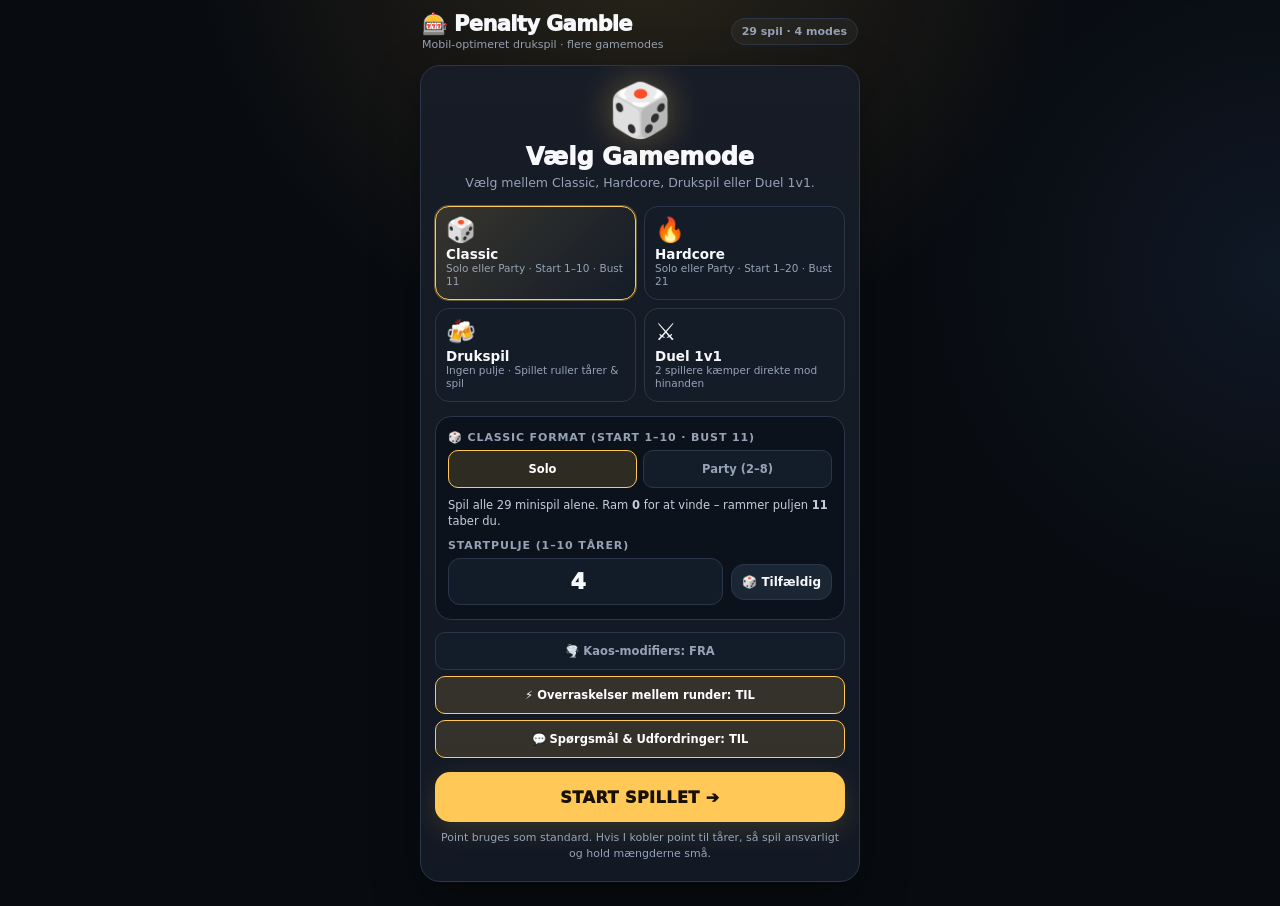
<file: index.html>
<!doctype html>
<html lang="da">
<head>
<meta charset="utf-8">
<meta name="viewport" content="width=device-width,initial-scale=1,maximum-scale=1,viewport-fit=cover">
<meta name="theme-color" content="#080b10">
<title>Penalty Gamble Arcade</title>
<link rel="icon" href="data:image/svg+xml,<svg xmlns='http://www.w3.org/2000/svg' viewBox='0 0 100 100'><text y='.9em' font-size='90'>🎰</text></svg>">
<link rel="stylesheet" href="styles.css">
</head>
<body>
<div class="flash" id="flash"></div>
<div class="debt-vignette" id="debtVignette"></div>

<!-- VICTORY OVERLAY -->
<div class="overlay" id="zeroOverlay">
  <div class="overlay-card">
    <div class="emoji">🏆</div>
    <h2 id="zeroTitle">Du gik i 0</h2>
    <p id="zeroDesc">Din nuværende pulje er væk. Runden er slut.</p>
    <button class="btn primary" id="newRoundOverlay" style="width:100%;margin-top:14px">Start ny runde</button>
  </div>
</div>

<!-- DEBT BUST OVERLAY -->
<div class="overlay" id="debtOverlay">
  <div class="overlay-card debt-overlay-card">
    <div class="emoji">💀</div>
    <h2>For stor gæld</h2>
    <div class="debt-big" id="debtBustAmount">11</div>
    <p>Du kom over gældsgrænsen. Runden er tabt, og puljen skal cashes ud.</p>
    <button class="btn bad" id="debtCashoutBtn" style="width:100%;margin-top:16px">Cash ud & start ny runde</button>
  </div>
</div>

<!-- DUEL PRIVACY CURTAIN -->
<div class="overlay" id="duelPrivacyOverlay">
  <div class="overlay-card">
    <div class="emoji">🙈</div>
    <h2 id="duelPrivacyTitle">Giv telefonen videre</h2>
    <p id="duelPrivacyDesc">Tryk på knappen når næste spiller holder telefonen alene.</p>
    <button class="btn primary" id="duelPrivacyBtn" style="width:100%;margin-top:16px">JEG ER KLAR ➔</button>
  </div>
</div>

<!-- CONFIRM LEAVE MODAL -->
<div class="overlay" id="confirmLeaveModal">
  <div class="overlay-card">
    <div class="emoji">⚠️</div>
    <h2 id="confirmLeaveTitle">Forlad spillet?</h2>
    <p id="confirmLeaveDesc">Er du sikker på, at du vil forlade det nuværende spil?</p>
    <div class="outcome-btn-group" style="margin-top:16px">
      <button type="button" class="btn bad" id="confirmLeaveYesBtn">Ja, forlad spillet</button>
      <button type="button" class="btn ghost" id="confirmLeaveCancelBtn">Nej, bliv i spillet</button>
    </div>
  </div>
</div>

<!-- BETWEEN-ROUND SURPRISE MODAL -->
<div class="overlay" id="surpriseModal">
  <div class="overlay-card outcome-modal-card" id="surpriseModalCard" style="--outcome-color:#a578ff">
    <div class="outcome-modal-halo"></div>
    <div class="outcome-badge" id="surpriseBadge">⚡ OVERRASKELSE!</div>
    <div class="outcome-icon" id="surpriseIcon">🎲</div>
    <div class="outcome-title" id="surpriseTitle">Uventet Twist!</div>
    <div class="outcome-action-box" style="margin-top:12px">
      <div class="outcome-action-headline" id="surpriseHeadline"></div>
      <div class="outcome-action-desc" id="surpriseDesc"></div>
    </div>
    <div class="outcome-btn-group" style="margin-top:14px">
      <button type="button" class="btn primary outcome-modal-btn" id="surpriseContinueBtn">KLAR! FORTSÆT ➔</button>
    </div>
  </div>
</div>

<!-- SOCIAL QUESTIONS & CHALLENGES MODAL -->
<div class="overlay" id="promptModal">
  <div class="overlay-card outcome-modal-card" id="promptModalCard" style="--outcome-color:#38bdf8">
    <div class="outcome-modal-halo"></div>
    <div class="outcome-badge" id="promptBadge">💬 SPØRGSMÅL</div>
    <div class="outcome-icon" id="promptIcon">🗣️</div>
    <div class="outcome-title" id="promptTitle">Rundens Spørgsmål</div>
    <div class="outcome-game-sub" id="promptPlayerSub" style="display:none"></div>
    <div class="outcome-action-box" style="margin-top:12px">
      <div class="outcome-action-headline" id="promptHeadline" style="font-size:15px;line-height:1.4"></div>
      <div class="outcome-action-desc" id="promptDesc"></div>
    </div>
    <div class="outcome-btn-group" style="margin-top:14px">
      <button type="button" class="btn good outcome-modal-btn hidden" id="promptSuccessBtn"></button>
      <button type="button" class="btn bad outcome-modal-btn hidden" id="promptFailBtn"></button>
      <button type="button" class="btn primary outcome-modal-btn hidden" id="promptAnswerBtn">✓ BESVARET · FORTSÆT ➔</button>
      <button type="button" class="btn ghost outcome-modal-btn hidden" id="promptSkipBtn">🙈 SPRINGER OVER · TAG 2 TÅRER</button>
    </div>
  </div>
</div>

<!-- CS:GO CASE REVEAL MODAL -->
<div class="overlay" id="caseModal">
  <div class="overlay-card case-modal-card" id="caseModalCard">
    <div class="case-modal-halo"></div>
    <div class="case-modal-rarity-badge" id="caseModalBadge">★ SPECIAL RARE DROP</div>
    <div class="case-modal-icon" id="caseModalIcon">🔪</div>
    <div class="case-modal-name" id="caseModalName">★ Karambit | Fade</div>
    <div class="case-modal-tier-sub" id="caseModalTierSub">Guld / Kniv</div>

    <div class="case-modal-action-box">
      <div class="case-modal-action-title" id="caseModalActionTitle"></div>
      <div class="case-modal-action-desc" id="caseModalActionDesc"></div>
      <div class="case-modal-extra-rule" id="caseModalExtraRule" style="display:none"></div>
    </div>

    <div class="transfer-box hidden" id="caseTransferBox"></div>

    <div class="case-modal-stats-row">
      <div class="case-stat">
        <span class="case-stat-label" id="casePoolLabel">Pulje nu</span>
        <strong class="case-stat-val" id="caseModalPoolVal">0 tårer</strong>
      </div>
      <div class="case-stat">
        <span class="case-stat-label">Sandsynlighed</span>
        <strong class="case-stat-val" id="caseModalChanceVal">3.0%</strong>
      </div>
    </div>

    <div class="outcome-btn-group">
      <button class="btn primary case-modal-btn hidden" id="caseDoubleBtn" style="background:linear-gradient(135deg,#f59e0b,#ef4444);color:#fff"></button>
      <button class="btn primary case-modal-btn" id="caseModalCloseBtn">FORTSÆT TIL NÆSTE CASE ➔</button>
      <button class="btn ghost case-modal-btn" id="caseModalSwitchBtn">VÆLG ET ANDET SPIL 🎮</button>
    </div>
  </div>
</div>

<!-- UNIVERSAL OUTCOME MODAL -->
<div class="overlay" id="outcomeModal">
  <div class="overlay-card outcome-modal-card" id="outcomeModalCard">
    <div class="outcome-modal-halo"></div>
    <div class="outcome-badge" id="outcomeBadge">🎉 VUNDET</div>
    <div class="outcome-icon" id="outcomeIcon">🎰</div>
    <div class="outcome-title" id="outcomeTitle">Resultat</div>
    <div class="outcome-game-sub" id="outcomeGameSub">SPIL</div>

    <div class="outcome-action-box">
      <div class="outcome-action-headline" id="outcomeHeadline"></div>
      <div class="outcome-action-desc" id="outcomeDesc"></div>
      <div class="outcome-extra-rule" id="outcomeExtraRule" style="display:none"></div>
    </div>

    <div class="transfer-box hidden" id="outcomeTransferBox"></div>

    <div class="outcome-stats-row">
      <div class="outcome-stat">
        <span class="outcome-stat-label" id="outcomePoolLabel">Pulje nu</span>
        <strong class="outcome-stat-val" id="outcomePoolVal">0 tårer</strong>
      </div>
      <div class="outcome-stat">
        <span class="outcome-stat-label" id="outcomeChangeLabel">Ændring</span>
        <strong class="outcome-stat-val" id="outcomeChangeVal">0 tårer</strong>
      </div>
    </div>

    <div class="outcome-btn-group">
      <button class="btn primary outcome-modal-btn hidden" id="outcomeDoubleBtn" style="background:linear-gradient(135deg,#f59e0b,#ef4444);color:#fff"></button>
      <button class="btn primary outcome-modal-btn" id="outcomeMainBtn">SPIL IGEN ↺</button>
      <button class="btn ghost outcome-modal-btn" id="outcomeSwitchBtn">VÆLG ET ANDET SPIL 🎮</button>
    </div>
  </div>
</div>

<div class="app" id="appRoot">
  <div class="top">
    <div class="logo">
      <h1>🎰 Penalty Gamble</h1>
      <p>Mobil-optimeret drukspil · flere gamemodes</p>
    </div>
    <div class="badge" id="topGameBadge">29 spil · 4 modes</div>
  </div>

  <!-- START SCREEN -->
  <section class="card start" id="startScreen">
    <div class="start-hero">
      <div class="start-icon">🎲</div>
      <h2>Vælg Gamemode</h2>
      <p class="start-sub">Vælg mellem Classic, Hardcore, Drukspil eller Duel 1v1.</p>
    </div>

    <div class="mode-grid" id="modeGrid"></div>
    <div class="mode-setup-box" id="modeSetupArea"></div>

    <button type="button" class="toggle-pill" id="chaosToggleBtn" style="width:100%;margin-bottom:6px">🌪️ Kaos-modifiers: FRA</button>
    <button type="button" class="toggle-pill active" id="surpriseToggleBtn" style="width:100%;margin-bottom:6px">⚡ Overraskelser mellem runder: TIL</button>
    <button type="button" class="toggle-pill active" id="challengesToggleBtn" style="width:100%;margin-bottom:10px">💬 Spørgsmål & Udfordringer: TIL</button>
    <button class="big-button" id="startBtn" style="margin-top:4px">START SPILLET ➔</button>
    <div class="footer-note" style="text-align:center">Point bruges som standard. Hvis I kobler point til tårer, så spil ansvarligt og hold mængderne små.</div>
  </section>

  <!-- IN-GAME PHONE HUB -->
  <section class="hidden" id="hub">
    <!-- STICKY TOP PHONE HUD -->
    <div class="phone-hud" id="phoneHud">
      <div class="phone-hud-top">
        <div class="hud-identity">
          <span class="hud-mode-pill" id="hudModePill">🎲 Classic</span>
          <span class="hud-player-name" id="hudPlayerName">Solo</span>
        </div>
        <div class="hud-pool-wrap">
          <span class="hud-pool-label" id="hudPoolLabel">Pulje</span>
          <span class="hud-pool-val" id="hudPoolVal">4</span>
          <span class="hud-pool-limit" id="hudPoolLimit">/ 11</span>
          <div class="balance-change" id="balanceChange"></div>
        </div>
      </div>
      <div class="debt-meter"><div class="debt-meter-fill" id="debtMeterFill"></div></div>

      <div class="hud-wager-strip" id="hudWagerStrip">
        <div class="hud-wager-label">
          Indsats
          <small id="wagerRuleHint">Max 4</small>
        </div>
        <div class="wager-stepper">
          <button type="button" class="stepper-btn" id="wagerMinus" aria-label="Sænk indsats">−</button>
          <input id="wager" type="number" min="1" value="1" aria-label="Indsats">
          <button type="button" class="stepper-btn" id="wagerPlus" aria-label="Øg indsats">+</button>
          <button type="button" class="btn small primary" id="maxBtn">MAX</button>
        </div>
      </div>
    </div>

    <!-- CONTEXT BANNER (CHAOS MODIFIER / DUEL SCORE) -->
    <div class="context-banner hidden" id="contextBanner"></div>

    <!-- VIEW 1: ACTIVE GAME ARENA -->
    <div class="phone-view active" id="viewArena" data-view="arena">
      <div class="arena" id="arena"></div>
    </div>

    <!-- VIEW 2: GAMES PICKER WITH CATEGORIES -->
    <div class="phone-view" id="viewGames" data-view="games">
      <div class="cat-pills" id="catPills"></div>
      <div class="games-grid" id="gamesGrid"></div>
    </div>

    <!-- VIEW 3: POOL, SCOREBOARD & HISTORY -->
    <div class="phone-view" id="viewStatus" data-view="status">
      <div class="status-card hidden" id="statusScoreboardCard">
        <h3>👥 Spillere & Stilling</h3>
        <div class="scoreboard-list" id="statusScoreboardList"></div>
      </div>

      <div class="status-card">
        <h3>⚙️ Runde & Pulje</h3>
        <p id="statusRulesText" class="setup-rule-note" style="margin-bottom:10px"></p>
        <div style="display:grid;gap:8px">
          <button type="button" class="btn good" id="takeBtn">Tag puljen & afslut runde</button>
          <button type="button" class="btn" id="newRoundBtn">Skift Gamemode / Ny runde</button>
        </div>
      </div>

      <div class="status-card">
        <h3>📜 Seneste hændelser</h3>
        <div id="lastAction" class="footer-note" style="margin:0 0 8px">Ingen spil endnu.</div>
        <div class="history-list" id="statusHistoryList"></div>
      </div>
    </div>

    <!-- FIXED PHONE BOTTOM NAVIGATION -->
    <nav class="bottom-nav" id="bottomNav" aria-label="Navigation">
      <button type="button" class="nav-tab active" data-nav="arena">
        <span class="nav-ico">🎮</span>
        <span>Spil nu</span>
      </button>
      <button type="button" class="nav-tab" data-nav="games">
        <span class="nav-ico">🕹️</span>
        <span>Spil (29)</span>
      </button>
      <button type="button" class="nav-tab" data-nav="status">
        <span class="nav-ico">📊</span>
        <span>Pulje & Tur</span>
      </button>
    </nav>
  </section>
</div>

<script defer src="js/engine.js"></script>
<script defer src="js/modes.js"></script>
<script defer src="js/games/classics.js"></script>
<script defer src="js/games/cards.js"></script>
<script defer src="js/games/dice_arcade.js"></script>
<script defer src="js/games/new_games.js"></script>
<script defer src="js/games/swamp_croc.js"></script>
<script defer src="js/app.js"></script>
</body>
</html>
</file>
<file: styles.css>
:root{
  --bg:#080b10;
  --panel:#111722;
  --panel2:#17202d;
  --line:#2b3748;
  --text:#f6f8fb;
  --muted:#96a3b5;
  --gold:#ffc857;
  --green:#45d483;
  --red:#ff6475;
  --blue:#5ea1ff;
  --purple:#a578ff;
  --pink:#eb63cf;
}
*{box-sizing:border-box;-webkit-tap-highlight-color:transparent}
html,body{
  margin:0;
  min-height:100%;
  background:var(--bg);
  color:var(--text);
  font-family:Inter,system-ui,-apple-system,Segoe UI,sans-serif;
  touch-action:manipulation;
}
body{
  background:
    radial-gradient(circle at 50% -10%,rgba(255,200,87,.14),transparent 28rem),
    radial-gradient(circle at 100% 30%,rgba(94,161,255,.09),transparent 22rem),
    #080b10;
  overflow-x:hidden;
}
button,input,select{font:inherit;touch-action:manipulation}
button{cursor:pointer}
.hidden{display:none!important}

/* PHONE-FIRST APP SHELL */
.app{
  width:min(460px,100%);
  min-height:100dvh;
  margin:0 auto;
  padding:8px 10px calc(24px + env(safe-area-inset-bottom));
  display:flex;
  flex-direction:column;
}
.app.in-hub{
  padding-top:4px;
  padding-bottom:calc(84px + env(safe-area-inset-bottom));
}

.top{
  display:flex;
  justify-content:space-between;
  align-items:center;
  gap:8px;
  margin-bottom:10px;
  padding:4px 2px;
}
.logo h1{font-size:21px;margin:0;font-weight:950;letter-spacing:-.03em}
.logo p{margin:2px 0 0;color:var(--muted);font-size:11px}
.badge{
  border:1px solid var(--line);
  background:rgba(255,255,255,.04);
  padding:6px 10px;
  border-radius:999px;
  color:var(--muted);
  font-size:11px;
  font-weight:800;
  white-space:nowrap;
}

.card{
  background:linear-gradient(180deg,rgba(255,255,255,.025),rgba(255,255,255,.008)),var(--panel);
  border:1px solid var(--line);
  border-radius:20px;
  box-shadow:0 16px 48px rgba(0,0,0,.35);
}

/* BUTTONS */
.btn{
  border:1px solid var(--line);
  background:#1b2635;
  color:var(--text);
  font-weight:850;
  border-radius:13px;
  padding:11px 14px;
  min-height:44px;
  transition:transform .12s,filter .12s,background .12s;
}
.btn:active{transform:scale(.96)}
.btn:disabled{opacity:.48;cursor:not-allowed;transform:none}
.btn.primary{background:var(--gold);color:#1a1305;border-color:transparent;font-weight:1000}
.btn.good{background:rgba(69,212,131,.15);border-color:rgba(69,212,131,.38);color:#a7f2c4}
.btn.bad{background:rgba(255,100,117,.14);border-color:rgba(255,100,117,.38);color:#ffaab3}
.btn.ghost{background:rgba(255,255,255,.04);border-color:var(--line);color:var(--text)}
.btn.small{padding:7px 10px;font-size:12px;min-height:36px}

.big-button{
  display:block;
  width:100%;
  margin:14px auto 0;
  border:0;
  border-radius:15px;
  background:var(--gold);
  color:#181004;
  padding:14px 16px;
  min-height:50px;
  font-weight:1000;
  font-size:16px;
  letter-spacing:.03em;
  box-shadow:0 8px 26px rgba(255,200,87,.15);
  transition:transform .12s,opacity .12s;
}
.big-button:active{transform:scale(.97)}
.big-button:disabled{opacity:.48;cursor:not-allowed;transform:none}

/* START SCREEN & MODE PICKER */
.start{
  padding:18px 14px 20px;
  position:relative;
  overflow:hidden;
}
.start-hero{
  text-align:center;
  margin-bottom:14px;
}
.start-icon{
  font-size:52px;
  line-height:1;
  filter:drop-shadow(0 0 18px rgba(255,200,87,.35));
  animation:float 2.6s ease-in-out infinite;
}
@keyframes float{50%{transform:translateY(-6px) rotate(3deg)}}
.start h2{font-size:24px;margin:8px 0 4px;line-height:1.1;font-weight:1000}
.start-sub{color:var(--muted);margin:0;font-size:12.5px;line-height:1.4}

.mode-grid{
  display:grid;
  grid-template-columns:1fr 1fr;
  gap:8px;
  margin-bottom:14px;
}
.mode-card{
  text-align:left;
  padding:11px 10px;
  border-radius:14px;
  border:1px solid var(--line);
  background:#141c28;
  color:var(--text);
  display:flex;
  flex-direction:column;
  gap:4px;
  transition:border-color .15s,background .15s,transform .12s;
  position:relative;
}
.mode-card .mode-ico{font-size:24px;line-height:1}
.mode-card strong{font-size:13.5px;display:block}
.mode-card span{font-size:10.5px;color:var(--muted);line-height:1.25;display:block}
.mode-card.active{
  border-color:var(--gold);
  background:linear-gradient(135deg,rgba(255,200,87,.14),rgba(20,28,40,.95));
  box-shadow:0 0 0 1px rgba(255,200,87,.35);
}
.mode-badge{
  position:absolute;
  top:8px;
  right:8px;
  font-size:9px;
  font-weight:1000;
  text-transform:uppercase;
  letter-spacing:.08em;
  padding:2px 6px;
  border-radius:999px;
  background:rgba(255,200,87,.2);
  color:var(--gold);
}

.mode-setup-box{
  background:#0c121b;
  border:1px solid var(--line);
  border-radius:16px;
  padding:14px 12px;
  margin-bottom:12px;
}
.setup-label{
  display:block;
  font-size:11px;
  font-weight:900;
  text-transform:uppercase;
  letter-spacing:.08em;
  color:var(--muted);
  margin-bottom:6px;
}
.setup-rule-note{
  font-size:11.5px;
  color:#c2cedd;
  line-height:1.35;
  margin:0 0 10px;
}
.start-input-row{
  display:flex;
  gap:8px;
  align-items:center;
}
.start-input-row input, .setup-input{
  width:100%;
  text-align:center;
  font-size:22px;
  font-weight:950;
  padding:10px 12px;
  border-radius:12px;
  color:var(--text);
  background:#121b28;
  border:1px solid var(--line);
  outline:none;
  min-height:46px;
}
.setup-text-input{
  text-align:left;
  font-size:14px;
  font-weight:800;
}
.player-setup-list{
  display:grid;
  gap:7px;
  margin-bottom:10px;
}
.player-setup-row{
  display:grid;
  grid-template-columns:1fr 68px 36px;
  gap:6px;
  align-items:center;
}
.player-setup-row input{
  font-size:14px;
  padding:8px 10px;
  border-radius:10px;
  border:1px solid var(--line);
  background:#121b28;
  color:var(--text);
  min-height:40px;
}
.player-setup-row input[type=number]{
  text-align:center;
  font-weight:900;
}
.player-remove-btn{
  width:36px;
  height:40px;
  border-radius:10px;
  border:1px solid rgba(255,100,117,.35);
  background:rgba(255,100,117,.12);
  color:#ff9ba6;
  font-weight:900;
}
.toggle-row{
  display:flex;
  gap:6px;
  margin-bottom:10px;
}
.toggle-pill{
  flex:1;
  min-height:38px;
  border-radius:10px;
  border:1px solid var(--line);
  background:#131c29;
  color:var(--muted);
  font-size:11.5px;
  font-weight:900;
  padding:6px 8px;
}
.toggle-pill.active{
  border-color:var(--gold);
  background:rgba(255,200,87,.14);
  color:#fff;
}
.footer-note{color:var(--muted);font-size:11px;line-height:1.4;margin-top:8px}

/* STICKY MOBILE TOP HUD */
.phone-hud{
  position:sticky;
  top:max(4px,env(safe-area-inset-top));
  z-index:55;
  background:rgba(13,19,29,.94);
  backdrop-filter:blur(14px);
  border:1px solid var(--line);
  border-radius:18px;
  padding:10px 12px;
  margin-bottom:10px;
  box-shadow:0 10px 28px rgba(0,0,0,.45);
  transition:border-color .25s,box-shadow .25s,background .25s;
}
.phone-hud.caution{border-color:rgba(255,200,87,.58)}
.phone-hud.danger{border-color:rgba(255,132,82,.75);background:rgba(36,20,18,.95)}
.phone-hud.critical{border-color:rgba(255,100,117,.92);background:rgba(47,15,21,.96);animation:debtPulseFast .7s ease-in-out infinite}
.phone-hud.busted{border-color:var(--red);background:#42131b}
@keyframes debtPulseFast{50%{box-shadow:0 0 24px rgba(255,100,117,.35)}}

.phone-hud-top{
  display:flex;
  align-items:center;
  justify-content:space-between;
  gap:8px;
}
.hud-identity{
  display:flex;
  align-items:center;
  gap:7px;
  min-width:0;
}
.hud-mode-pill{
  font-size:10px;
  font-weight:1000;
  text-transform:uppercase;
  letter-spacing:.06em;
  padding:4px 8px;
  border-radius:999px;
  background:rgba(255,200,87,.14);
  border:1px solid rgba(255,200,87,.35);
  color:var(--gold);
  white-space:nowrap;
}
.hud-mode-pill.hardcore{background:rgba(255,100,117,.16);border-color:rgba(255,100,117,.45);color:#ff9ba6}
.hud-mode-pill.chaos{background:rgba(165,120,255,.18);border-color:rgba(165,120,255,.45);color:#d3b8ff}
.hud-mode-pill.duel{background:rgba(94,161,255,.18);border-color:rgba(94,161,255,.45);color:#9cc7ff}
.hud-mode-pill.party{background:rgba(69,212,131,.16);border-color:rgba(69,212,131,.4);color:#9cf2c1}
.hud-mode-pill.drink{background:rgba(255,175,64,.18);border-color:rgba(255,175,64,.48);color:#ffd280}

.hud-player-name{
  font-size:13.5px;
  font-weight:950;
  white-space:nowrap;
  overflow:hidden;
  text-overflow:ellipsis;
}
.hud-pool-wrap{
  display:flex;
  align-items:baseline;
  gap:5px;
  position:relative;
}
.hud-pool-label{font-size:10px;color:var(--muted);font-weight:800;text-transform:uppercase}
.hud-pool-val{font-size:24px;font-weight:1000;line-height:1;letter-spacing:-.03em}
.hud-pool-limit{font-size:11px;color:var(--muted);font-weight:800}

.balance-change{
  position:absolute;
  right:0;
  top:4px;
  font-size:22px;
  font-weight:1000;
  pointer-events:none;
  opacity:0;
}
.balance-change.fly{animation:balanceFly .95s ease forwards}
@keyframes balanceFly{
  0%{transform:translateY(8px) scale(.8);opacity:0}
  25%{opacity:1}
  100%{transform:translateY(-36px) scale(1.15);opacity:0}
}

.debt-meter{
  height:6px;
  margin-top:7px;
  border-radius:999px;
  overflow:hidden;
  background:#222d3d;
}
.debt-meter-fill{
  height:100%;
  width:0;
  border-radius:inherit;
  background:var(--green);
  transition:width .35s ease,background .25s;
}
.phone-hud.caution .debt-meter-fill{background:var(--gold)}
.phone-hud.danger .debt-meter-fill{background:#ff8452}
.phone-hud.critical .debt-meter-fill,.phone-hud.busted .debt-meter-fill{background:var(--red)}

.hud-wager-strip{
  display:flex;
  align-items:center;
  justify-content:space-between;
  gap:8px;
  margin-top:9px;
  padding-top:8px;
  border-top:1px solid rgba(255,255,255,.07);
}
.hud-wager-label{
  font-size:11px;
  font-weight:900;
  color:var(--muted);
  text-transform:uppercase;
  letter-spacing:.06em;
}
.hud-wager-label small{display:block;font-size:9.5px;color:#7f8fa4;text-transform:none;letter-spacing:0}
.wager-stepper{
  display:flex;
  align-items:center;
  gap:5px;
}
.stepper-btn{
  width:36px;
  height:36px;
  border-radius:10px;
  border:1px solid var(--line);
  background:#1b2635;
  color:#fff;
  font-size:17px;
  font-weight:1000;
  display:grid;
  place-items:center;
}
.stepper-btn:active{transform:scale(.94)}
.stepper-btn:disabled{opacity:.4;cursor:not-allowed}
#wager{
  width:46px;
  height:36px;
  text-align:center;
  border-radius:10px;
  border:1px solid var(--line);
  background:#0a1018;
  color:#fff;
  font-size:15px;
  font-weight:1000;
}

/* KAOS & DUEL CONTEXT BANNERS */
.context-banner{
  display:flex;
  align-items:center;
  justify-content:space-between;
  gap:8px;
  padding:9px 12px;
  border-radius:14px;
  margin-bottom:10px;
  font-size:12px;
  font-weight:900;
}
.context-banner.chaos{
  background:linear-gradient(135deg,rgba(165,120,255,.18),rgba(235,99,207,.1));
  border:1px solid rgba(165,120,255,.45);
  color:#efe4ff;
}
.context-banner.duel{
  background:linear-gradient(135deg,rgba(94,161,255,.16),rgba(255,200,87,.09));
  border:1px solid rgba(94,161,255,.42);
  color:#dbeafe;
}
.context-banner.drink{
  background:linear-gradient(135deg,rgba(255,175,64,.18),rgba(69,212,131,.1));
  border:1px solid rgba(255,175,64,.46);
  color:#ffebc2;
}

/* VIEWS */
.phone-view{display:none}
.phone-view.active{display:block;animation:viewIn .18s ease}
@keyframes viewIn{from{opacity:.5;transform:translateY(4px)}to{opacity:1;transform:none}}

/* ARENA */
.arena{
  border:1px solid var(--line);
  border-radius:20px;
  background:radial-gradient(circle at 50% 0%,rgba(255,255,255,.035),transparent 18rem),#0b1119;
  padding:14px 12px 16px;
  position:relative;
  overflow:hidden;
}
.arena-title{text-align:center;margin-bottom:10px}
.arena-title h2{margin:0;font-size:20px;font-weight:1000}
.arena-title p{margin:4px auto 0;color:var(--muted);font-size:11.5px;line-height:1.35}
.center{display:grid;place-items:center}

/* CATEGORY FILTER PILLS & GAME PICKER GRID */
.cat-pills{
  display:flex;
  gap:6px;
  overflow-x:auto;
  padding:2px 2px 10px;
  scrollbar-width:none;
}
.cat-pills::-webkit-scrollbar{display:none}
.cat-pill{
  flex:0 0 auto;
  padding:7px 12px;
  min-height:36px;
  border-radius:999px;
  border:1px solid var(--line);
  background:#141c28;
  color:var(--muted);
  font-size:11.5px;
  font-weight:900;
  white-space:nowrap;
}
.cat-pill.active{
  background:var(--gold);
  color:#191204;
  border-color:transparent;
}

.games-grid{
  display:grid;
  grid-template-columns:repeat(2,minmax(0,1fr));
  gap:8px;
}
.game-tab{
  min-height:74px;
  text-align:left;
  padding:10px;
  border-radius:14px;
  border:1px solid var(--line);
  background:#151e2a;
  color:var(--text);
  transition:.14s;
  position:relative;
}
.game-tab:active{transform:scale(.97)}
.game-tab.active{outline:2px solid rgba(255,200,87,.78);background:#1c2736}
.game-tab .ico{font-size:21px;line-height:1}
.game-tab strong{display:block;font-size:12.5px;margin-top:4px;line-height:1.15}
.game-tab span{display:block;color:var(--muted);font-size:10px;margin-top:2px;line-height:1.2}
.game-tab .duel-tag{
  position:absolute;top:8px;right:8px;font-size:8.5px;font-weight:1000;
  padding:2px 5px;border-radius:6px;background:rgba(94,161,255,.2);color:#9cc7ff;
}

/* STATUS VIEW */
.status-card{
  padding:14px;
  border-radius:18px;
  border:1px solid var(--line);
  background:var(--panel);
  margin-bottom:10px;
}
.status-card h3{margin:0 0 10px;font-size:13px;text-transform:uppercase;letter-spacing:.08em;color:var(--muted)}
.scoreboard-list{display:grid;gap:7px}
.scoreboard-item{
  display:flex;
  align-items:center;
  justify-content:space-between;
  gap:8px;
  padding:10px 12px;
  border-radius:12px;
  background:#0e1520;
  border:1px solid #243042;
}
.scoreboard-item.current{border-color:var(--gold);background:rgba(255,200,87,.08)}
.scoreboard-item.safe{border-color:rgba(69,212,131,.45);opacity:.8}
.scoreboard-item.busted{border-color:rgba(255,100,117,.45);opacity:.75}
.scoreboard-item strong{font-size:14px}
.scoreboard-item small{display:block;font-size:10.5px;color:var(--muted)}
.scoreboard-pts{font-size:18px;font-weight:1000}

.history-list{display:grid;gap:6px;max-height:200px;overflow-y:auto}
.history-row{
  font-size:11.5px;
  padding:7px 9px;
  border-radius:10px;
  background:#0d131d;
  border:1px solid rgba(255,255,255,.05);
  color:#ccd6e3;
}

/* FIXED BOTTOM NAV */
.bottom-nav{
  position:fixed;
  left:50%;
  transform:translateX(-50%);
  bottom:0;
  z-index:65;
  width:min(460px,100%);
  padding:7px 10px calc(7px + env(safe-area-inset-bottom));
  background:rgba(11,16,24,.96);
  backdrop-filter:blur(16px);
  border-top:1px solid var(--line);
  display:grid;
  grid-template-columns:repeat(3,1fr);
  gap:6px;
}
.nav-tab{
  min-height:48px;
  border:1px solid transparent;
  background:transparent;
  color:var(--muted);
  border-radius:12px;
  display:flex;
  flex-direction:column;
  align-items:center;
  justify-content:center;
  gap:2px;
  font-size:10.5px;
  font-weight:900;
}
.nav-tab .nav-ico{font-size:18px;line-height:1}
.nav-tab.active{
  background:rgba(255,200,87,.14);
  border-color:rgba(255,200,87,.38);
  color:var(--gold);
}
.nav-tab:disabled{opacity:.38;cursor:not-allowed}

/* INLINE RESULT & EFFECTS */
.result{
  width:100%;margin:12px auto 0;padding:12px;border-radius:14px;border:1px solid var(--line);
  background:#141d29;text-align:center;opacity:0;transform:translateY(8px) scale(.97);display:none
}
.result.show{display:block;animation:resultIn .3s ease forwards}
.result.good{border-color:rgba(69,212,131,.5)}
.result.bad{border-color:rgba(255,100,117,.5)}
.result.special{border-color:rgba(255,200,87,.58)}
.result strong{font-size:16px}
.result p{margin:4px 0 0;color:var(--muted);font-size:12px}
@keyframes resultIn{to{opacity:1;transform:none}}

.flash{position:fixed;inset:0;pointer-events:none;z-index:60;opacity:0}
.flash.good.go{animation:flashGood .45s ease}
.flash.bad.go{animation:flashBad .45s ease}
@keyframes flashGood{0%,100%{opacity:0}35%{opacity:.18;background:var(--green)}}
@keyframes flashBad{0%,100%{opacity:0}35%{opacity:.14;background:var(--red)}}
.shake{animation:shake .35s linear}
@keyframes shake{20%{transform:translateX(-5px)}40%{transform:translateX(5px)}60%{transform:translateX(-3px)}80%{transform:translateX(3px)}}
.particle{
  position:fixed;z-index:99;width:9px;height:9px;border-radius:2px;pointer-events:none;
  animation:particle 1.05s ease-out forwards
}
@keyframes particle{to{transform:translate(var(--x),var(--y)) rotate(520deg);opacity:0}}

.debt-vignette{
  position:fixed;inset:0;z-index:54;pointer-events:none;opacity:0;transition:opacity .35s ease;
}
.debt-vignette.caution{opacity:.12;box-shadow:inset 0 0 90px 14px rgba(255,200,87,.32)}
.debt-vignette.danger{opacity:.24;box-shadow:inset 0 0 110px 22px rgba(255,116,74,.44)}
.debt-vignette.critical{opacity:.36;box-shadow:inset 0 0 120px 30px rgba(255,72,86,.56)}

/* OVERLAYS & MODALS */
.overlay{
  position:fixed;inset:0;z-index:90;background:rgba(5,8,12,.88);backdrop-filter:blur(10px);
  display:grid;place-items:center;padding:14px;opacity:0;pointer-events:none;transition:.22s;
  overflow-y:auto;
}
.overlay.show{opacity:1;pointer-events:auto}
.overlay-card{
  width:min(420px,100%);text-align:center;background:#111824;border:1px solid var(--line);
  border-radius:24px;padding:24px 18px;transform:scale(.88);transition:.25s
}
.overlay.show .overlay-card{transform:scale(1)}
.overlay .emoji{font-size:66px}
.overlay h2{font-size:28px;margin:8px 0}
.overlay p{color:var(--muted);font-size:13.5px;line-height:1.4}

.debt-overlay-card{border-color:rgba(255,100,117,.6)!important;box-shadow:0 0 50px rgba(255,100,117,.14)}
.debt-overlay-card .debt-big{font-size:58px;font-weight:1000;color:#ff8995;line-height:1;margin:8px 0}

/* CASE & OUTCOME MODAL */
.case-modal-card,.outcome-modal-card{
  width:min(420px,100%);
  background:linear-gradient(180deg,#151e2b 0%,#0c1219 100%);
  border:2px solid var(--outcome-color,var(--rar,#ffc857));
  border-radius:24px;
  padding:22px 16px 18px;
  text-align:center;
  position:relative;
  overflow:hidden;
  box-shadow:0 0 50px color-mix(in srgb,var(--outcome-color,var(--rar,#ffc857)) 30%,transparent),0 20px 45px rgba(0,0,0,.75);
}
.case-modal-halo,.outcome-modal-halo{
  position:absolute;top:-60px;left:50%;transform:translateX(-50%);
  width:240px;height:240px;border-radius:50%;
  background:radial-gradient(circle,var(--outcome-color,var(--rar,#ffc857)) 0%,transparent 70%);
  opacity:.24;filter:blur(28px);pointer-events:none;
}
.case-modal-rarity-badge,.outcome-badge{
  display:inline-block;padding:5px 12px;border-radius:999px;
  background:color-mix(in srgb,var(--outcome-color,var(--rar,#ffc857)) 18%,rgba(0,0,0,.6));
  border:1px solid var(--outcome-color,var(--rar,#ffc857));
  color:var(--outcome-color,var(--rar,#ffc857));
  font-size:11px;font-weight:1000;letter-spacing:.1em;text-transform:uppercase;margin-bottom:8px;
}
.case-modal-icon,.outcome-icon{font-size:50px;line-height:1;margin:4px 0;filter:drop-shadow(0 0 14px var(--outcome-color,var(--rar,#ffc857)))}
.case-modal-name,.outcome-title{font-size:20px;font-weight:1000;line-height:1.2;color:#fff;margin-bottom:3px}
.case-modal-tier-sub,.outcome-game-sub{font-size:11px;font-weight:800;letter-spacing:.08em;text-transform:uppercase;color:var(--muted);margin-bottom:13px}
.case-modal-action-box,.outcome-action-box{
  background:rgba(0,0,0,.45);border:1px solid rgba(255,255,255,.1);border-radius:15px;padding:13px 12px;margin-bottom:13px
}
.case-modal-action-title,.outcome-action-headline{font-size:15px;font-weight:1000;margin-bottom:4px}
.case-modal-action-desc,.outcome-action-desc{font-size:13px;color:#d5e0ee;line-height:1.38}
.case-modal-extra-rule,.outcome-extra-rule{margin-top:8px;padding-top:8px;border-top:1px dashed rgba(255,255,255,.15);font-size:12.5px;font-weight:900;color:var(--gold)}
.case-modal-stats-row,.outcome-stats-row{display:grid;grid-template-columns:1fr 1fr;gap:8px;margin-bottom:15px}
.case-stat,.outcome-stat{background:rgba(255,255,255,.04);border:1px solid rgba(255,255,255,.08);border-radius:12px;padding:8px}
.case-stat-label,.outcome-stat-label{display:block;font-size:10px;text-transform:uppercase;letter-spacing:.08em;color:var(--muted);margin-bottom:2px}
.case-stat-val,.outcome-stat-val{font-size:14.5px;font-weight:1000;color:#fff}
.outcome-btn-group{display:flex;flex-direction:column;gap:8px}
.case-modal-btn,.outcome-modal-btn{width:100%;padding:13px;font-size:14.5px;font-weight:1000;letter-spacing:.04em;border-radius:14px}

/* PARTY TRANSFER PICKER INSIDE MODAL */
.transfer-box{
  background:rgba(69,212,131,.08);
  border:1px solid rgba(69,212,131,.35);
  border-radius:14px;
  padding:10px;
  margin-bottom:12px;
}
.transfer-title{font-size:12px;font-weight:1000;color:#9cf2c1;margin-bottom:8px}
.transfer-targets{display:flex;flex-wrap:wrap;gap:6px;justify-content:center}
.transfer-btn{
  padding:7px 11px;border-radius:10px;border:1px solid rgba(255,255,255,.18);
  background:#172334;color:#fff;font-size:12px;font-weight:900;min-height:36px;
}
.transfer-btn.sent{background:var(--green);color:#092014;border-color:transparent}

/* GAME-SPECIFIC PHONE TUNED STYLES */
/* STREAK */
.streak-wrap{width:100%;margin:6px auto 12px;padding:10px;border-radius:14px;background:#111925;border:1px solid var(--line);text-align:center}
.streak-label{color:var(--muted);font-size:10.5px;font-weight:900;letter-spacing:.1em;text-transform:uppercase;margin-bottom:7px}
.streak-pips{display:flex;justify-content:center;gap:8px}
.streak-pip{width:46px;height:8px;border-radius:999px;background:#273446;border:1px solid #34445a}
.streak-pip.active{background:var(--gold);border-color:#ffe19a;box-shadow:0 0 12px rgba(255,200,87,.3)}
.streak-text{margin-top:6px;font-size:11.5px;color:#c1ccda;font-weight:800}

/* WHEEL */
.wheel-stage{min-height:300px;display:grid;place-items:center;position:relative;margin-top:4px}
.wheel-shell{position:relative;width:min(286px,76vw);aspect-ratio:1}
.wheel-pointer{
  position:absolute;z-index:10;left:50%;top:-8px;transform:translateX(-50%);
  width:0;height:0;border-left:13px solid transparent;border-right:13px solid transparent;
  border-top:24px solid var(--gold);filter:drop-shadow(0 3px 6px rgba(0,0,0,.8));
  transform-origin:50% 4px;
}
.wheel-pointer.spinning{animation:pointerTick .16s ease-in-out infinite}
@keyframes pointerTick{0%,100%{transform:translateX(-50%) rotate(0deg)}50%{transform:translateX(-50%) rotate(-12deg)}}
.wheel{
  position:absolute;inset:0;border-radius:50%;
  border:8px solid #202a37;box-shadow:0 0 0 2px #425067,inset 0 0 38px rgba(0,0,0,.42),0 18px 42px rgba(0,0,0,.45);
  transform:rotate(0deg);will-change:transform
}
.wheel:after{
  content:"";position:absolute;left:50%;top:50%;width:48px;height:48px;transform:translate(-50%,-50%);
  border-radius:50%;background:#111824;border:5px solid var(--gold);box-shadow:0 0 18px rgba(255,200,87,.28)
}
.wheel-label{
  position:absolute;left:50%;top:50%;width:48px;margin-left:-24px;margin-top:-8px;text-align:center;
  font-size:7.6px;font-weight:1000;text-shadow:0 2px 5px rgba(0,0,0,.95);line-height:1.05
}
.wheel-ticks{position:absolute;inset:0;border-radius:50%;pointer-events:none}
.tick{position:absolute;left:50%;top:50%;width:2.5px;height:8px;background:#dbe4f0;opacity:.55}

/* COIN */
.coin-stage{height:210px;display:grid;place-items:center;perspective:900px}
.coin3d{width:132px;height:132px;position:relative;transform-style:preserve-3d;-webkit-transform-style:preserve-3d;filter:drop-shadow(0 18px 20px rgba(0,0,0,.45))}
.coin-face{position:absolute;inset:0;border-radius:50%;display:grid;place-items:center;backface-visibility:hidden;-webkit-backface-visibility:hidden;font-size:48px;font-weight:1000;box-shadow:inset 0 0 22px rgba(0,0,0,.24)}
.coin-face.front{transform:rotateY(0deg) translateZ(1px);border:8px solid #e4a92c;background:radial-gradient(circle at 35% 30%,#ffe99a,#ffc857 42%,#c4871e);color:#4a3004}
.coin-face.back{transform:rotateY(180deg) translateZ(1px);border:8px solid #a8b3c6;background:radial-gradient(circle at 35% 30%,#f2f6ff,#aebbd0 44%,#66758c);color:#162132}
.coin-face small{display:block;font-size:12px;font-weight:1000;letter-spacing:.1em;margin-top:2px}
.coin3d.final-tails{transform:none!important}
.coin3d.final-tails .coin-face.front{display:none}
.coin3d.final-tails .coin-face.back{transform:rotateY(0deg) translateZ(1px)}
.coin3d.final-heads{transform:none!important}
.coin3d.final-heads .coin-face.back{display:none}

/* DICE */
.dice-stage{height:200px;display:grid;place-items:center;perspective:900px}
.die{
  width:106px;height:106px;border-radius:22px;background:linear-gradient(145deg,#f8fafc,#cbd5e1);
  color:#111827;display:grid;place-items:center;font-size:70px;box-shadow:0 20px 34px rgba(0,0,0,.38);transform-style:preserve-3d
}
.die.roll{animation:dieRoll 1.35s cubic-bezier(.18,.75,.2,1)}
@keyframes dieRoll{
  0%{transform:rotateX(0) rotateY(0) scale(.9)}
  40%{transform:rotateX(590deg) rotateY(380deg) translateY(-22px) scale(1.08)}
  75%{transform:rotateX(920deg) rotateY(700deg) translateY(6px)}
  100%{transform:rotateX(1080deg) rotateY(720deg) translateY(0)}
}

/* CARDS */
.card-stage{min-height:200px;display:flex;align-items:center;justify-content:center;gap:12px;perspective:900px;flex-wrap:wrap}
.play-card{width:96px;height:136px;position:relative;transform-style:preserve-3d}
.play-card .front,.play-card .back{
  position:absolute;inset:0;border-radius:13px;backface-visibility:hidden;border:1px solid #cdd4dd;
  display:grid;place-items:center;font-size:36px;font-weight:1000;box-shadow:0 14px 28px rgba(0,0,0,.35)
}
.play-card .front{background:#f7f8fa;color:#101318}
.play-card .back{transform:rotateY(180deg);background:repeating-linear-gradient(45deg,#25334a,#25334a 8px,#182437 8px,#182437 16px);border:4px solid #e4e9ef}
.play-card.face-down{transform:rotateY(180deg)}
.play-card.flip{animation:cardFlip .65s ease forwards}
@keyframes cardFlip{to{transform:rotateY(0deg)}}
.play-card.deal{animation:deal .5s cubic-bezier(.2,.8,.2,1)}
@keyframes deal{
  0%{opacity:0;transform:translateY(-28px) translateX(14px) rotate(6deg) scale(.9)}
  70%{opacity:1;transform:translateY(2px) rotate(-1deg) scale(1.02)}
  100%{opacity:1;transform:none}
}

/* SLOTS */
.slot-machine{
  width:100%;margin:14px auto 8px;padding:14px;border-radius:20px;
  border:1px solid #495669;background:linear-gradient(#263247,#131b28);box-shadow:inset 0 0 30px rgba(0,0,0,.4)
}
.slot-window{display:grid;grid-template-columns:repeat(3,1fr);gap:8px}
.reel-window{height:110px;overflow:hidden;border-radius:12px;background:#eef2f6;border:4px solid #9aa8b9;position:relative}
.reel-strip{position:absolute;left:0;right:0;top:0;display:flex;flex-direction:column;align-items:center}
.reel-symbol{height:110px;display:grid;place-items:center;font-size:50px;width:100%}

/* CASE OPENING & CRATE */
.case-box{
  margin:12px auto;width:100%;overflow:hidden;border:1px solid var(--line);border-radius:16px;
  background:#080d14;position:relative;box-shadow:inset 0 0 26px rgba(0,0,0,.6)
}
.case-box:before,.case-box:after{content:"";position:absolute;z-index:4;top:0;bottom:0;width:44px;pointer-events:none}
.case-box:before{left:0;background:linear-gradient(90deg,#080d14,transparent)}
.case-box:after{right:0;background:linear-gradient(-90deg,#080d14,transparent)}
.case-pointer{position:absolute;z-index:8;left:50%;top:0;bottom:0;width:2px;background:var(--gold);box-shadow:0 0 16px rgba(255,200,87,1)}
.case-pointer:before{content:"";position:absolute;left:-7px;top:0;border-left:8px solid transparent;border-right:8px solid transparent;border-top:11px solid var(--gold)}
.case-track{display:flex;gap:8px;padding:16px 12px;will-change:transform}
.loot{
  flex:0 0 124px;height:118px;border-radius:13px;border:1px solid #2e3b4d;background:#141d28;
  padding:9px;display:flex;flex-direction:column;justify-content:space-between;position:relative;overflow:hidden
}
.loot:after{content:"";position:absolute;left:0;right:0;bottom:0;height:5px;background:var(--rar)}
.loot .tier{display:inline-block;align-self:flex-start;padding:3px 6px;border-radius:999px;font-size:8.5px;font-weight:1000;letter-spacing:.1em;text-transform:uppercase;border:1px solid rgba(255,255,255,.18);background:rgba(0,0,0,.28)}
.loot .e{font-size:24px}
.loot .n{font-size:10.5px;font-weight:900;overflow:hidden;text-overflow:ellipsis;white-space:nowrap}
.loot .m{font-size:9px;color:var(--muted);overflow:hidden;text-overflow:ellipsis;white-space:nowrap}
.loot.common{--rar:#aeb8c5;background:linear-gradient(180deg,rgba(174,184,197,.12),rgba(20,29,40,.96))}
.loot.blue{--rar:#5ea1ff;background:linear-gradient(180deg,rgba(94,161,255,.16),rgba(20,29,40,.96))}
.loot.purple{--rar:#a578ff;background:linear-gradient(180deg,rgba(165,120,255,.18),rgba(20,29,40,.96))}
.loot.pink{--rar:#eb63cf;background:linear-gradient(180deg,rgba(235,99,207,.18),rgba(20,29,40,.96))}
.loot.gold{--rar:#ffc857;background:linear-gradient(180deg,rgba(255,200,87,.2),rgba(20,29,40,.96))}
.loot.winner{animation:lootWinner .7s ease infinite alternate}
@keyframes lootWinner{to{transform:scale(1.07);box-shadow:0 0 26px var(--rar)}}

.cs-case-stage{margin:12px auto 10px;width:100%;height:176px;position:relative;perspective:1200px}
.cs-crate-closed{
  position:absolute;inset:0;
  background:radial-gradient(ellipse at 50% 50%,rgba(255,200,87,.08),transparent 70%),linear-gradient(180deg,#1e293b 0%,#0d1522 100%);
  border:2px solid #38495f;border-radius:18px;overflow:hidden;
  box-shadow:0 12px 34px rgba(0,0,0,.7),inset 0 0 30px rgba(0,0,0,.65);
  display:flex;flex-direction:column;justify-content:space-between;padding:12px 14px;
  transition:transform .7s cubic-bezier(.2,.8,.2,1),opacity .55s ease;
  transform-origin:top center;z-index:6;cursor:pointer;user-select:none;
}
.cs-crate-hazard-stripe{height:10px;width:100%;background:repeating-linear-gradient(45deg,#f59e0b,#f59e0b 10px,#111827 10px,#111827 20px);border-radius:3px;opacity:.85}
.cs-crate-main-panel{display:flex;align-items:center;justify-content:center;padding:0 6px}
.cs-crate-stencil-col{display:none}
.cs-crate-emblem{text-align:center}
.cs-crate-stars{font-size:12px;letter-spacing:5px;color:#f59e0b;margin-bottom:2px}
.cs-crate-title{font-size:16px;font-weight:1000;letter-spacing:.08em;color:#f8fafc;text-transform:uppercase}
.cs-crate-sub{font-size:9.5px;font-weight:900;letter-spacing:.1em;color:#94a3b8;text-transform:uppercase;margin-top:2px}
.cs-padlock-wrap{position:absolute;top:50%;left:50%;transform:translate(-50%,-50%);display:flex;flex-direction:column;align-items:center;z-index:9;filter:drop-shadow(0 8px 16px rgba(0,0,0,.85));transition:transform .4s ease,opacity .35s ease}
.cs-padlock-shackle{width:26px;height:22px;border:4px solid #cbd5e1;border-bottom:none;border-radius:14px 14px 0 0;margin-bottom:-2px;transition:transform .35s cubic-bezier(.34,1.56,.64,1);transform-origin:left bottom}
.cs-padlock-body{width:54px;height:42px;background:linear-gradient(180deg,#f59e0b 0%,#b45309 100%);border:2px solid #fde68a;border-radius:8px;display:flex;flex-direction:column;align-items:center;justify-content:center;gap:2px}
.cs-padlock-keyhole{width:6px;height:9px;background:#1e293b;border-radius:3px 3px 1px 1px}
.cs-padlock-status{font-size:8.5px;font-weight:1000;color:#1e293b;text-transform:uppercase}
.cs-case-stage.unlocking .cs-crate-closed{animation:crateRumble .22s ease infinite alternate}
.cs-case-stage.unlocking .cs-padlock-shackle{transform:translateY(-10px) rotate(-28deg);border-color:#45d483}
.cs-case-stage.unlocking .cs-padlock-body{background:linear-gradient(180deg,#45d483 0%,#15803d 100%);border-color:#86efac}
.cs-case-stage.unlocking .cs-padlock-status{color:#fff}
.cs-case-stage.opening .cs-crate-closed{transform:perspective(1000px) rotateX(86deg) translateY(-45px) scale(0.92);opacity:0;pointer-events:none}
.cs-case-stage.opening .cs-padlock-wrap{transform:translate(-50%,-20%) scale(.6);opacity:0}
.cs-crate-open-view{position:absolute;inset:0;opacity:0;pointer-events:none;transform:scale(.95);transition:opacity .55s ease,transform .55s cubic-bezier(.16,1,.3,1);z-index:4}
.cs-case-stage.opening .cs-crate-open-view{opacity:1;pointer-events:auto;transform:scale(1)}
.cs-light-flare{position:absolute;inset:-20px;background:radial-gradient(circle at 50% 50%,rgba(255,200,87,.65) 0%,rgba(245,158,11,.25) 45%,transparent 75%);opacity:0;pointer-events:none;z-index:10}
.cs-case-stage.opening .cs-light-flare{animation:lightBurst .7s ease forwards}
@keyframes lightBurst{0%{opacity:0;transform:scale(.8)}40%{opacity:1;transform:scale(1.15)}100%{opacity:0;transform:scale(1.3)}}
@keyframes crateRumble{0%{transform:translate(-2px,-1px) rotate(-.5deg)}50%{transform:translate(2px,1px) rotate(.5deg)}100%{transform:translate(-1px,2px) rotate(0deg)}}
.case-box.cs-case-box{margin:0 auto;height:176px;display:flex;align-items:center;border-radius:18px;border:2px solid #38495f;background:#090e15}

/* DOUBLE */
.double-stage{display:grid;place-items:center;min-height:220px}
.double-orb{
  width:155px;height:155px;border-radius:50%;display:grid;place-items:center;font-size:38px;font-weight:1000;
  background:radial-gradient(circle at 35% 30%,#384963,#172131 65%,#0b1119);
  border:2px solid #53637b;box-shadow:0 0 46px rgba(94,161,255,.12),inset 0 0 35px rgba(0,0,0,.45)
}
.double-orb.spin{animation:orbSpin 1.5s cubic-bezier(.2,.75,.2,1)}
@keyframes orbSpin{50%{transform:scale(1.15) rotate(540deg);filter:brightness(1.6)}100%{transform:rotate(1080deg)}}

/* BLACKJACK & MINI CARDS */
.casino-table{
  width:100%;margin:10px auto;padding:12px;border-radius:18px;
  background:radial-gradient(circle at 50% 10%,rgba(69,212,131,.11),transparent 18rem),#0e211b;
  border:1px solid rgba(69,212,131,.25);box-shadow:inset 0 0 28px rgba(0,0,0,.35)
}
.hand-label{text-align:center;color:var(--muted);font-size:11px;margin:4px 0}
.hand{display:flex;gap:7px;justify-content:center;flex-wrap:wrap;min-height:92px}
.mini-card{
  width:60px;height:88px;border-radius:10px;background:#f6f7f9;color:#11151b;
  display:grid;place-items:center;font-size:21px;font-weight:1000;
  border:1px solid #d5dbe3;box-shadow:0 10px 20px rgba(0,0,0,.3);animation:deal .36s cubic-bezier(.16,.82,.25,1)
}
.mini-card.red{color:#c6293b}
.mini-card.hidden-card{color:transparent;background:repeating-linear-gradient(45deg,#20304a,#20304a 7px,#17243a 7px,#17243a 14px);border:3px solid #e6ebf1}
.mini-card.bj-hole-card{position:relative;padding:0;background:transparent;border:0;box-shadow:none;perspective:700px;overflow:visible}
.bj-hole-inner{position:absolute;inset:0;transform-style:preserve-3d;transform:rotateY(0deg)}
.bj-hole-card.revealed .bj-hole-inner{animation:bjHoleFlip .56s cubic-bezier(.2,.72,.18,1) forwards}
.bj-hole-face{position:absolute;inset:0;border-radius:10px;display:grid;place-items:center;backface-visibility:hidden;-webkit-backface-visibility:hidden;font-size:21px;font-weight:1000;border:1px solid #d5dbe3}
.bj-hole-back{background:repeating-linear-gradient(45deg,#20304a,#20304a 7px,#17243a 7px,#17243a 14px);border:3px solid #e6ebf1}
.bj-hole-front{transform:rotateY(180deg);background:#f6f7f9;color:#11151b}
.bj-hole-front.red{color:#c6293b}
@keyframes bjHoleFlip{to{transform:rotateY(180deg)}}
.score-bubble{display:inline-block;margin:4px auto 6px;padding:4px 9px;border-radius:999px;background:rgba(255,255,255,.07);color:#dce5ef;font-size:11.5px;font-weight:900}

/* ROULETTE */
.roulette-stage{min-height:290px;display:grid;place-items:center;position:relative}
.roulette-shell{position:relative;width:min(276px,74vw);aspect-ratio:1;filter:drop-shadow(0 22px 30px rgba(0,0,0,.38))}
.roulette-disc{
  position:absolute;inset:0;border-radius:50%;border:12px solid #7a5a2c;
  box-shadow:0 0 0 3px #b99049,0 0 0 7px #2a313c,inset 0 0 42px rgba(0,0,0,.5);
  will-change:transform;overflow:hidden
}
.roulette-disc:before{content:"";position:absolute;inset:35.5%;border-radius:50%;background:radial-gradient(circle at 35% 30%,#21412e,#13211a 66%);border:5px solid #d1ab62;z-index:2}
.roulette-disc:after{content:"";position:absolute;inset:46.5%;border-radius:50%;background:radial-gradient(circle at 35% 30%,#1d3325,#0b120f 70%);border:3px solid #c79c52;z-index:3}
.roulette-pointer{position:absolute;left:50%;top:-9px;transform:translateX(-50%);width:0;height:0;z-index:9;border-left:12px solid transparent;border-right:12px solid transparent;border-bottom:22px solid #ffe7a8}
.roulette-pocket-label{
  position:absolute;left:50%;top:50%;z-index:1;width:24px;height:17px;margin-left:-12px;margin-top:-8.5px;
  display:grid;place-items:center;font-size:8.5px;font-weight:1000;color:#fff;border-radius:999px;border:1px solid rgba(255,255,255,.12);pointer-events:none
}
.roulette-pocket-label.red{background:rgba(194,59,69,.85)}
.roulette-pocket-label.black{background:rgba(23,29,39,.9)}
.roulette-pocket-label.green{background:rgba(23,117,72,.95)}
.roulette-pocket-label.zero{width:28px;height:19px;margin-left:-14px;margin-top:-9.5px;font-size:9.5px}
.roulette-ball-orbit{position:absolute;inset:0;z-index:6;will-change:transform;pointer-events:none}
.roulette-ball{position:absolute;width:13px;height:13px;border-radius:50%;background:radial-gradient(circle at 35% 30%,#fffdf7,#e9e3d4 68%,#cac0ac);left:50%;top:5px;transform:translateX(-50%);transition:top .3s ease}
.roulette-ball-orbit.settle .roulette-ball{top:18px}
.roulette-result{
  position:absolute;left:50%;top:50%;transform:translate(-50%,-50%);z-index:8;
  min-width:78px;height:78px;border-radius:50%;display:grid;place-items:center;font-size:34px;font-weight:1000;
  background:radial-gradient(circle at 35% 30%,rgba(255,255,255,.06),rgba(0,0,0,.16));border:3px solid rgba(214,173,99,.9)
}
.roulette-bet-panel{width:100%;margin:10px auto 10px;padding:10px;border-radius:16px;background:#101824;border:1px solid var(--line)}
.roulette-bet-tabs{display:grid;grid-template-columns:repeat(3,1fr);gap:6px;margin-bottom:10px}
.roulette-bet-tab{min-height:40px;border-radius:10px;border:1px solid #334258;background:#172231;color:#b9c5d4;font-size:11px;font-weight:1000}
.roulette-bet-tab.active{background:#26364b;color:#fff;border-color:#d0aa63}
.roulette-bet-summary{display:grid;gap:2px;padding:8px 10px;margin-bottom:8px;border-radius:12px;background:#0c131d;border:1px solid #2d3a4c}
.roulette-bet-summary strong{font-size:13px}
.roulette-bet-summary span{font-size:9px;color:var(--muted);font-weight:1000;letter-spacing:.08em}
.roulette-bet-view{display:none}
.roulette-bet-view.active{display:block}
.roulette-bet-heading{margin:6px 0;color:#dce5ef;font-size:10px;font-weight:1000;text-transform:uppercase}
.roulette-number-grid{display:grid;grid-template-columns:repeat(6,1fr);gap:4px}
.roulette-number{min-height:36px;border-radius:8px;border:1px solid rgba(255,255,255,.13);color:#fff;font-size:11px;font-weight:1000}
.roulette-number.red{background:#9f303a}
.roulette-number.black{background:#171d27}
.roulette-number.green{background:#177548}
.roulette-number.zero{grid-column:1/-1;min-height:40px}
.roulette-number.active{outline:2.5px solid #ffd36e}
.roulette-outside-grid{display:grid;grid-template-columns:repeat(2,1fr);gap:6px}
.roulette-outside{min-height:42px;border-radius:10px;border:1px solid #334258;background:#172231;color:#edf2f7;font-size:10.5px;font-weight:1000}
.roulette-outside.redbet{background:#782832}
.roulette-outside.blackbet{background:#151b25}
.roulette-outside.greenbet{background:#177548}
.roulette-outside.active{outline:2.5px solid #ffd36e}
.roulette-combo-builder{display:grid;gap:7px}
.roulette-combo-builder select{width:100%;min-height:44px;border-radius:10px;border:1px solid #334258;background:#111a26;color:#edf2f7;padding:0 10px;font-size:14px}
.roulette-rule-note{margin-top:8px;color:var(--muted);font-size:10px;line-height:1.3}
.roulette-spin-dock{padding:10px;border-radius:16px;background:#0d141f;border:1px solid #35455a;margin-top:8px}
.roulette-spin-dock-top{display:flex;justify-content:space-between;gap:8px;align-items:center;margin-bottom:8px}
.roulette-spin-dock-bet span{display:block;color:var(--muted);font-size:9px;font-weight:1000}
.roulette-spin-dock-bet strong{font-size:12px}
.roulette-inline-result{display:none;margin-top:8px;padding:9px;border-radius:12px;border:1px solid #39495e;background:#111a26}
.roulette-inline-result.show{display:block}
.roulette-inline-result.good{border-color:rgba(69,212,131,.55);background:rgba(26,70,49,.62)}
.roulette-inline-result.bad{border-color:rgba(255,100,117,.55);background:rgba(78,28,37,.62)}
.roulette-inline-result strong{display:block;font-size:14px}
.roulette-inline-result span{display:block;margin-top:2px;font-size:10.5px;color:#c4cfdd}

/* BET PICKS & MISC GAMES */
.bet-picks{display:flex;gap:7px;justify-content:center;flex-wrap:wrap}
.bet-pick.active{outline:2px solid var(--gold)}
.bet-red{background:#8d2733}.bet-black{background:#141b25}

.quick-card-stage{min-height:200px;display:grid;place-items:center}
.quick-card{
  width:120px;height:168px;border-radius:15px;background:#f7f8fa;color:#101318;
  display:grid;place-items:center;font-size:44px;font-weight:1000;border:2px solid #d8dee7;box-shadow:0 18px 32px rgba(0,0,0,.4)
}
.quick-card.red{color:#c6293b}
.quick-card.reveal{animation:quickReveal .7s cubic-bezier(.2,.8,.2,1)}
@keyframes quickReveal{0%{transform:rotateY(90deg) scale(.75);opacity:.2}100%{transform:none;opacity:1}}

.war-stage{display:grid;grid-template-columns:1fr 1fr;gap:10px;margin:14px auto}
.war-side{text-align:center;padding:10px;border:1px solid var(--line);border-radius:15px;background:#121a25}
.war-banner{background:linear-gradient(90deg,rgba(255,100,117,.25),rgba(255,200,87,.25));border:1px solid #ff6475;padding:8px 10px;border-radius:12px;margin:8px auto;font-weight:1000;font-size:12px;color:#ff8a98;text-align:center}
.war-burn{display:inline-block;margin:0 3px;font-size:16px;opacity:.7;vertical-align:middle}

.plinko-board{position:relative;width:100%;height:320px;margin:10px auto 8px;border-radius:18px;border:1px solid var(--line);background:linear-gradient(180deg,#101a2a,#0b1119);overflow:hidden}
.peg{position:absolute;width:8px;height:8px;border-radius:50%;background:#8da2bd;transform:translate(-50%,-50%);transition:background .12s,box-shadow .12s,transform .12s}
.peg.hit{background:var(--gold);box-shadow:0 0 10px var(--gold);transform:translate(-50%,-50%) scale(1.45)}
.plinko-chip{position:absolute;top:5%;left:50%;width:18px;height:18px;border-radius:50%;background:radial-gradient(circle at 35% 30%,#fff3c4,#ffc857 60%,#d98a18);border:2px solid #ffe8a8;box-shadow:0 0 12px rgba(255,200,87,.65);transform:translate(-50%,-50%);z-index:5;transition:left .17s cubic-bezier(.3,0,.4,1),top .17s cubic-bezier(.4,0,.7,1)}
.plinko-slots{position:absolute;left:4px;right:4px;bottom:6px;display:grid;grid-template-columns:repeat(8,1fr);gap:3px}
.plinko-slot{height:38px;border-radius:8px;display:grid;place-items:center;font-size:10px;font-weight:1000;background:#172334;border:1px solid #33435a;transition:transform .16s,border-color .16s,background .16s}
.plinko-slot.win{background:rgba(36,115,73,.38);border-color:rgba(69,212,131,.48);color:#b7f7d0}
.plinko-slot.mega{background:rgba(255,200,87,.2);border-color:rgba(255,200,87,.52);color:#ffe49c}
.plinko-slot.bad{background:rgba(159,34,48,.36);border-color:rgba(255,100,117,.45);color:#ffb3bc}
.plinko-slot.hit{transform:scale(1.08);box-shadow:0 0 16px rgba(255,200,87,.45);border-color:#fff}

/* BLACKJACK SPLIT HANDS */
.bj-split-grid{display:grid;grid-template-columns:1fr 1fr;gap:8px;width:100%}
.bj-split-box{padding:8px 6px;border-radius:12px;border:1px solid var(--line);background:rgba(255,255,255,.02);text-align:center;transition:border-color .18s,background .18s}
.bj-split-box.active{border-color:var(--gold);background:rgba(255,200,87,.09);box-shadow:0 0 0 1px rgba(255,200,87,.35)}
.bj-split-title{font-size:10px;font-weight:900;color:var(--muted);margin-bottom:4px;letter-spacing:.05em}
.bj-split-box.active .bj-split-title{color:var(--gold)}
.bj-split-box .hand{min-height:82px;gap:4px}
.bj-split-box .mini-card{width:46px;height:66px;font-size:15px}

.box-grid{display:grid;grid-template-columns:repeat(3,minmax(0,1fr));gap:9px;margin:18px auto}
.safe-box{aspect-ratio:1;border-radius:15px;border:1px solid #34445b;background:#172231;color:#fff;font-size:32px;font-weight:1000;transition:.2s}
.safe-box.open{transform:scale(1.03)}
.safe-box.bomb{background:#5b1d29}
.safe-box.safe{background:#173d2b}

.dice-pair,.dice-triple{display:flex;justify-content:center;gap:12px;align-items:center;min-height:175px;perspective:900px}
.mini-die{width:82px;height:82px;border-radius:18px;background:linear-gradient(145deg,#f8fafc,#cbd5e1);color:#111827;display:grid;place-items:center;font-size:50px;box-shadow:0 16px 28px rgba(0,0,0,.36)}
.mini-die.roll{animation:dieRoll 1.05s cubic-bezier(.18,.75,.2,1)}
.number-picks{display:grid;grid-template-columns:repeat(6,1fr);gap:6px;margin:14px auto}
.number-pick{height:48px;border-radius:12px;border:1px solid var(--line);background:#182334;color:#fff;font-size:17px;font-weight:1000}
.number-pick.active{outline:2px solid var(--gold);background:#253246}
.big-number{min-height:170px;display:grid;place-items:center;font-size:94px;font-weight:1000}

.baccarat-board{display:grid;grid-template-columns:1fr 1fr;gap:8px;margin:12px auto}
.baccarat-side{padding:10px 6px;border:1px solid var(--line);border-radius:15px;background:#111a27;text-align:center}

.poker-hand{display:flex;justify-content:center;gap:6px;flex-wrap:wrap;min-height:130px;align-items:center;margin:12px auto}
.poker-card-wrap{display:flex;flex-direction:column;align-items:center;gap:5px;cursor:pointer;user-select:none}
.poker-card-wrap .mini-card{width:56px;height:82px;font-size:18px;transition:transform .16s,border-color .16s}
.poker-card-wrap.held .mini-card{transform:translateY(-9px);border-color:var(--gold)!important;box-shadow:0 0 14px rgba(255,200,87,.65)!important}
.hold-badge{padding:2px 6px;border-radius:6px;font-size:9px;font-weight:900;background:#1e2a3c;border:1px solid #33445b;color:var(--muted)}
.poker-card-wrap.held .hold-badge{background:var(--gold);color:#111;border-color:#ffe294}

.cashout-btn{background:linear-gradient(135deg,#ffc857,#f59e0b)!important;color:#111!important;font-weight:1000!important;border:none!important}

.cups-stage{position:relative;width:100%;max-width:320px;height:195px;margin:10px auto 4px;perspective:900px}
.cup{
  position:absolute;bottom:22px;width:82px;height:106px;transform:translate(-50%,0);
  border-radius:18px 18px 34px 34px;border:2px solid #967438;
  background:linear-gradient(145deg,#e5ba5c,#9b6820);color:#3a2204;
  font-size:28px;font-weight:1000;display:grid;place-items:center;
  box-shadow:0 10px 20px rgba(0,0,0,.45),inset 0 6px 10px rgba(255,255,255,.22);
  transition:left .32s cubic-bezier(.4,0,.2,1),transform .28s cubic-bezier(.2,.8,.2,1);
  z-index:3;
}
.cup:after{content:"";position:absolute;left:10px;right:10px;top:16px;height:5px;border-radius:99px;background:rgba(58,34,4,.22)}
.cup.lift{transform:translate(-50%,-56px)}
.ball{position:absolute;left:50%;bottom:-42px;transform:translateX(-50%);width:28px;height:28px;border-radius:50%;background:radial-gradient(circle at 35% 30%,#ffffff,#c8d1dc);border:2.5px solid #9ba8b8;box-shadow:0 4px 10px rgba(0,0,0,.5);display:none}
.cup.has-ball .ball{display:block}

.rps-stage{display:flex;justify-content:center;gap:14px;min-height:185px;align-items:center}
.rps-hand{width:112px;height:112px;border-radius:50%;display:grid;place-items:center;font-size:56px;background:#182334;border:1px solid #35445a}
.rps-hand.shake{animation:rpsShake .6s ease 2}
@keyframes rpsShake{50%{transform:translateY(-20px) rotate(12deg)}}

.crash-stage{width:100%;height:240px;margin:12px auto;border:1px solid var(--line);border-radius:18px;background:linear-gradient(180deg,#0c1522,#080e16);position:relative;overflow:hidden}
.crash-grid{position:absolute;inset:0;background-image:linear-gradient(rgba(255,255,255,.04) 1px,transparent 1px),linear-gradient(90deg,rgba(255,255,255,.04) 1px,transparent 1px);background-size:34px 34px}
.crash-line{position:absolute;left:0;bottom:20px;width:8px;height:8px;border-radius:50%;background:var(--gold);box-shadow:0 0 18px rgba(255,200,87,.8);transition:left .1s linear,bottom .1s linear}
.crash-line:after{content:"";position:absolute;right:3px;bottom:3px;width:180px;height:3px;background:linear-gradient(90deg,transparent,var(--gold));transform-origin:right center;transform:rotate(-22deg)}
.crash-mult{position:absolute;inset:0;display:grid;place-items:center;font-size:54px;font-weight:1000}
.crash-mult.crashed{color:var(--red);animation:shake .35s linear}
.crash-note{position:absolute;left:12px;bottom:8px;color:var(--muted);font-size:11px}

.royal-stage{min-height:245px;position:relative;display:grid;place-items:center;perspective:1100px}
.royal-deck{position:absolute;left:50%;top:54%;width:104px;height:146px;transform:translate(-50%,-50%);border-radius:13px;background:repeating-linear-gradient(45deg,#25334a,#25334a 8px,#182437 8px,#182437 16px);border:4px solid #e4e9ef}
.royal-draw-card{position:absolute;left:50%;top:52%;width:112px;height:158px;transform:translate(-50%,18px) rotateY(180deg);transform-style:preserve-3d;opacity:0;z-index:5}
.royal-draw-card.draw{animation:royalDraw 1.5s cubic-bezier(.16,.8,.2,1) forwards}
.royal-face{position:absolute;inset:0;border-radius:14px;backface-visibility:hidden;display:grid;place-items:center;border:2px solid #d5dce5;font-size:40px;font-weight:1000}
.royal-front{background:#f7f8fa;color:#11151b}
.royal-front.red{color:#c6293b}
.royal-back{transform:rotateY(180deg);background:repeating-linear-gradient(45deg,#25334a,#25334a 8px,#182437 8px,#182437 16px);border:4px solid #e4e9ef}
@keyframes royalDraw{
  0%{opacity:0;transform:translate(-50%,36px) rotateY(180deg) scale(.82)}
  35%{opacity:1;transform:translate(-50%,-10px) rotateY(180deg) scale(1)}
  100%{opacity:1;transform:translate(-50%,-30px) rotateY(0deg) scale(1.05)}
}
.royal-odds{display:grid;grid-template-columns:repeat(3,1fr);gap:6px;margin-top:6px}
.royal-odds div{padding:7px 4px;border-radius:10px;background:#121a25;border:1px solid var(--line);text-align:center;font-size:10px;color:var(--muted)}
.royal-odds strong{display:block;color:#fff;font-size:11px;margin-bottom:2px}

/* RABBIT ADVENTURE (PHONE TUNED) */
.rabbit-status{display:flex;align-items:center;justify-content:space-between;gap:8px;flex-wrap:wrap;padding:9px 10px;border:1px solid var(--line);border-radius:13px;background:#111925;margin-bottom:10px}
.rabbit-status strong{font-size:12px}
.rabbit-progress{display:flex;gap:5px}
.rabbit-progress i{width:22px;height:6px;border-radius:999px;background:#263448;border:1px solid #34445a}
.rabbit-progress i.done{background:var(--green)}
.rabbit-progress i.current{background:var(--gold)}
.rabbit-board{position:relative;width:100%;height:440px;margin:0 auto 8px;border-radius:18px;overflow:hidden;border:1px solid #294035;background:linear-gradient(180deg,#13261d,#0d1b15)}
.rabbit-goal{position:absolute;left:50%;top:12px;transform:translateX(-50%);z-index:3;padding:7px 12px;border-radius:12px;border:1px solid rgba(255,200,87,.45);background:rgba(255,200,87,.12);font-size:11px;font-weight:1000;color:#ffe4a2;white-space:nowrap}
.rabbit-start{position:absolute;left:50%;bottom:12px;transform:translateX(-50%);z-index:2;width:92px;height:34px;border-radius:50%;background:#203329;border:1px solid #385745;display:grid;place-items:center;color:#a9baaf;font-size:9.5px;font-weight:900}
.rabbit-row{position:absolute;left:6%;right:6%;height:54px;display:grid;grid-template-columns:repeat(3,1fr);gap:5%;align-items:center}
.rabbit-row[data-step="5"]{top:58px}
.rabbit-row[data-step="4"]{top:126px}
.rabbit-row[data-step="3"]{top:194px}
.rabbit-row[data-step="2"]{top:262px}
.rabbit-row[data-step="1"]{top:330px}
.rabbit-pad{height:48px;border-radius:13px;border:2px solid #516359;background:linear-gradient(180deg,#66796d,#43564b);color:#e6eee9;font-size:14px;font-weight:1000}
.rabbit-pad.locked{opacity:.34}
.rabbit-pad.safe{background:linear-gradient(180deg,#2e8055,#1d5739);border-color:#5ee397}
.rabbit-pad.trap{background:linear-gradient(180deg,#8b3441,#5c202b);border-color:#ff7180}
.rabbit-token{position:absolute;z-index:10;width:40px;height:40px;border-radius:50%;display:grid;place-items:center;font-size:27px;background:#f4f1e7;border:2.5px solid #ddd6c5;left:50%;bottom:10px;transform:translateX(-50%);transition:left .55s,top .55s,bottom .55s,transform .55s}
.rabbit-token.falling{transition:none;animation:rabbitFall 1s forwards}
@keyframes rabbitFall{100%{transform:translate(-50%,60px) scale(.12) rotate(420deg);opacity:0}}
.rabbit-instruction{text-align:center;color:var(--muted);font-size:12px;margin:6px auto 0;min-height:36px}

/* NEW GAME 1: MINES */
.mines-toolbar{display:flex;justify-content:space-between;align-items:center;gap:8px;margin-bottom:10px;padding:8px 10px;border-radius:12px;background:#111925;border:1px solid var(--line)}
.mines-grid{display:grid;grid-template-columns:repeat(4,1fr);gap:7px;margin:10px auto}
.mine-cell{
  aspect-ratio:1;border-radius:12px;border:1px solid #314158;background:#162131;color:#fff;
  font-size:24px;font-weight:1000;display:grid;place-items:center;transition:transform .12s,background .15s;
}
.mine-cell:active{transform:scale(.94)}
.mine-cell.safe{background:linear-gradient(180deg,#1c4a35,#133324);border-color:#45d483}
.mine-cell.boom{background:linear-gradient(180deg,#6e202c,#4a131b);border-color:#ff6475}

/* NEW GAME 2: LIMBO (ENERGY SURGE METER) */
.limbo-display{
  min-height:190px;padding:18px 14px 14px;border-radius:18px;border:1px solid var(--line);
  background:radial-gradient(circle at 50% 15%,rgba(165,120,255,.12),transparent 70%),#0c1420;
  display:flex;flex-direction:column;align-items:center;justify-content:center;gap:6px;margin-bottom:12px;
}
.limbo-val{font-size:54px;font-weight:1000;letter-spacing:-.04em;line-height:1}
.limbo-val.win{color:var(--green)}
.limbo-val.lose{color:var(--red)}
.limbo-meter-wrap{width:100%;margin:16px 0 6px}
.limbo-meter-track{
  position:relative;height:20px;border-radius:999px;background:#131c29;
  border:1px solid #2b3a4f;overflow:visible;
}
.limbo-meter-fill{
  height:100%;width:0%;max-width:100%;border-radius:999px;
  background:linear-gradient(90deg,#5ea1ff,#a578ff);
  transition:width .05s linear,background .2s;
}
.limbo-meter-fill.win{background:linear-gradient(90deg,#45d483,#ffc857);box-shadow:0 0 18px rgba(69,212,131,.45)}
.limbo-meter-fill.lose{background:linear-gradient(90deg,#ff6475,#9f2230)}
.limbo-target-line{
  position:absolute;top:-5px;bottom:-5px;width:3px;border-radius:2px;
  background:var(--gold);box-shadow:0 0 10px var(--gold);
  transition:left .22s ease;z-index:4;
}
.limbo-target-tag{
  position:absolute;top:-17px;left:50%;transform:translateX(-50%);
  font-size:9px;font-weight:1000;color:var(--gold);white-space:nowrap;letter-spacing:.04em;
}
.limbo-targets{display:grid;grid-template-columns:repeat(4,1fr);gap:6px;margin-bottom:10px}
.limbo-target-btn{min-height:58px;padding:6px 4px;border-radius:11px;border:1px solid var(--line);background:#151f2e;color:#fff;font-size:13px;font-weight:1000;line-height:1.25}
.limbo-target-btn.active{outline:2px solid var(--gold);background:#243146;color:var(--gold)}

/* NEW GAME 3: SKRABELOD (SCRATCH) */
.scratch-grid{display:grid;grid-template-columns:repeat(3,1fr);gap:8px;margin:14px auto}
.scratch-cell{
  aspect-ratio:1.15;border-radius:14px;border:2px solid #48586f;
  background:repeating-linear-gradient(135deg,#2a374b,#2a374b 8px,#202b3c 8px,#202b3c 16px);
  color:#d9e2ef;font-size:13px;font-weight:1000;display:grid;place-items:center;transition:transform .14s,background .2s;
}
.scratch-cell.revealed{background:#121b28;border-color:#34465e;font-size:34px}
.scratch-cell.match{border-color:var(--gold);background:rgba(255,200,87,.14);box-shadow:0 0 18px rgba(255,200,87,.22)}

/* DUEL PRIVACY CURTAIN & CONTROLS */
.duel-turn-chip{
  display:inline-flex;align-items:center;gap:6px;padding:6px 12px;border-radius:999px;
  background:rgba(94,161,255,.15);border:1px solid rgba(94,161,255,.4);color:#b7d6ff;
  font-size:12px;font-weight:1000;margin:0 auto 10px;
}
#arena.round-ending{pointer-events:none}

/* CONTEXT BUFF & OVERRASKELSE */
.context-banner.buff{
  background:linear-gradient(135deg,rgba(165,120,255,.18),rgba(69,212,131,.12));
  border:1px solid rgba(165,120,255,.45);
  color:#efe4ff;
}

/* GAME 28: PRIK TIL SHREK */
.shrek-stage{
  display:flex;flex-direction:column;align-items:center;gap:10px;
  padding:14px 12px;border-radius:18px;border:1px solid #2b4528;
  background:radial-gradient(circle at 50% 25%,rgba(130,205,71,.16),transparent 68%),#0e1911;
  transition:border-color .25s,background .25s;
}
.shrek-stage.tense{border-color:#d99b26;background:radial-gradient(circle at 50% 25%,rgba(255,180,60,.16),transparent 68%),#19170e}
.shrek-stage.angry{border-color:#ff5268;background:radial-gradient(circle at 50% 25%,rgba(255,82,104,.24),transparent 68%),#250f14}
.shrek-mood-wrap{width:100%}
.shrek-mood-top{display:flex;justify-content:space-between;font-size:11px;font-weight:900;margin-bottom:5px;color:#d6e9ce}
.shrek-mood-bar{height:8px;border-radius:999px;background:#1c291e;overflow:hidden;border:1px solid rgba(255,255,255,.08)}
.shrek-mood-fill{height:100%;background:linear-gradient(90deg,#6fd355,#ffc857,#ff5268);border-radius:inherit;transition:width .25s ease}

.shrek-avatar{
  position:relative;border:0;background:transparent;padding:12px 18px 6px;
  display:flex;flex-direction:column;align-items:center;cursor:pointer;
  transition:transform .12s cubic-bezier(.34,1.56,.64,1);
}
.shrek-avatar:active,.shrek-avatar.poked{transform:scale(.91) rotate(-3deg)}
.shrek-ears{display:flex;justify-content:space-between;width:142px;margin-bottom:-24px;z-index:1}
.shrek-ears span{
  width:24px;height:36px;border-radius:12px 12px 4px 4px;
  background:linear-gradient(180deg,#8ac94c,#5c962b);border:2px solid #416d1c;
}
.shrek-ears span:first-child{transform:rotate(-28deg)}
.shrek-ears span:last-child{transform:rotate(28deg)}
.shrek-head{
  width:118px;height:112px;border-radius:48% 48% 42% 42%;position:relative;z-index:2;
  background:radial-gradient(circle at 35% 28%,#a3df5f,#6aa832 72%,#4d7f1f);
  border:3px solid #3c6518;box-shadow:0 10px 26px rgba(0,0,0,.45);
  display:flex;flex-direction:column;align-items:center;justify-content:center;gap:8px;
  transition:filter .2s;
}
.shrek-stage.angry .shrek-head{filter:hue-rotate(-45deg) saturate(1.4)}
.shrek-brows{display:flex;gap:26px;margin-top:6px}
.shrek-brows i{width:22px;height:5px;border-radius:4px;background:#2f4e13;transition:transform .2s}
.shrek-stage.tense .shrek-brows i:first-child,.shrek-stage.angry .shrek-brows i:first-child{transform:rotate(18deg) translateY(3px)}
.shrek-stage.tense .shrek-brows i:last-child,.shrek-stage.angry .shrek-brows i:last-child{transform:rotate(-18deg) translateY(3px)}
.shrek-eyes{display:flex;gap:24px}
.shrek-eyes b{width:18px;height:18px;border-radius:50%;background:#fff;border:2px solid #2c4614;position:relative}
.shrek-eyes b:after{content:"";position:absolute;top:4px;left:5px;width:7px;height:7px;border-radius:50%;background:#322416}
.shrek-mouth{
  width:44px;height:14px;border-radius:0 0 24px 24px;background:#3a1d19;border:2px solid #2b4512;
  transition:all .2s;
}
.shrek-stage.angry .shrek-mouth{width:54px;height:28px;border-radius:16px 16px 24px 24px;background:#65101a;border-color:#ff7b8a}
.shrek-tap-hint{
  margin-top:8px;padding:4px 12px;border-radius:999px;font-size:11px;font-weight:1000;
  background:rgba(138,201,76,.18);border:1px solid rgba(138,201,76,.45);color:#ccf5a2;
}
.shrek-bubble{
  width:100%;padding:9px 12px;border-radius:12px;background:#142217;border:1px solid #2f492e;
  font-size:12.5px;font-weight:800;text-align:center;color:#e7f4e2;
}
.shrek-gift-bar{
  width:100%;display:flex;flex-wrap:wrap;gap:6px;justify-content:center;min-height:28px;align-items:center;
}
.shrek-gift-chip{
  font-size:11px;font-weight:900;padding:4px 9px;border-radius:999px;
  background:rgba(255,200,87,.14);border:1px solid rgba(255,200,87,.35);color:#ffe29d;
}
.shrek-actions{width:100%;display:grid;gap:8px}
.shrek-actions .btn{width:100%}

/* GAME 29: KROKODILLE TANDLÆGE */
.croc-toolbar{
  padding:8px 10px;border-radius:12px;background:#111925;border:1px solid var(--line);margin-bottom:10px;
}
.croc-mouth{
  border-radius:22px;border:2px solid #2c5b3e;background:#0f2419;overflow:hidden;
  box-shadow:0 12px 26px rgba(0,0,0,.45);margin-bottom:10px;transition:transform .16s;
}
.croc-snout-top{
  background:linear-gradient(180deg,#2e7d4f,#215b38);padding:10px 14px 8px;
  display:flex;align-items:center;justify-content:space-between;border-bottom:3px solid #163d26;
  transition:transform .2s ease;
}
.croc-eyes{display:flex;gap:14px}
.croc-eye{width:28px;height:28px;border-radius:50%;background:#fff7cf;border:2px solid #163d26;display:grid;place-items:center}
.croc-eye i{width:7px;height:16px;border-radius:999px;background:#111}
.croc-nostrils{display:flex;gap:10px}
.croc-nostrils b{width:9px;height:9px;border-radius:50%;background:#133822}
.croc-throat{
  background:radial-gradient(circle at 50% 50%,#4f141e,#290a10 75%);
  padding:12px 10px;display:flex;flex-direction:column;gap:10px;
}
.croc-teeth-row{display:grid;grid-template-columns:repeat(5,1fr);gap:6px}
.croc-tooth{
  height:52px;border:2px solid #cfd8e3;background:linear-gradient(180deg,#ffffff,#dce3ec);
  color:#1d2733;font-size:20px;font-weight:1000;display:grid;place-items:center;
  transition:transform .16s,opacity .16s,background .16s;
}
.croc-tooth.upper{border-radius:8px 8px 18px 18px}
.croc-tooth.lower{border-radius:18px 18px 8px 8px}
.croc-tooth.down{
  transform:scaleY(.42);opacity:.38;background:#7b8898;border-color:#536070;
}
.croc-tooth.trap{
  background:linear-gradient(180deg,#ff6475,#a91b2b);border-color:#ffd0d6;transform:scale(1.08);
}
.croc-center-status{
  text-align:center;font-size:12px;font-weight:900;color:#ffd5dc;padding:5px 8px;
  border-radius:10px;background:rgba(0,0,0,.28);
}
.croc-snout-bot{
  height:18px;background:linear-gradient(180deg,#1f5635,#174027);border-top:3px solid #12331f;
  transition:transform .2s ease;
}
.croc-mouth.snapped{border-color:#ff5268;animation:shake .38s linear}
.croc-mouth.snapped .croc-snout-top{transform:translateY(14px)}
.croc-mouth.snapped .croc-snout-bot{transform:translateY(-14px)}
.croc-action-bar{
  display:flex;align-items:center;justify-content:space-between;gap:8px;min-height:44px;margin-bottom:4px;
}
.croc-action-bar .btn{flex:0 0 auto}
</file>
